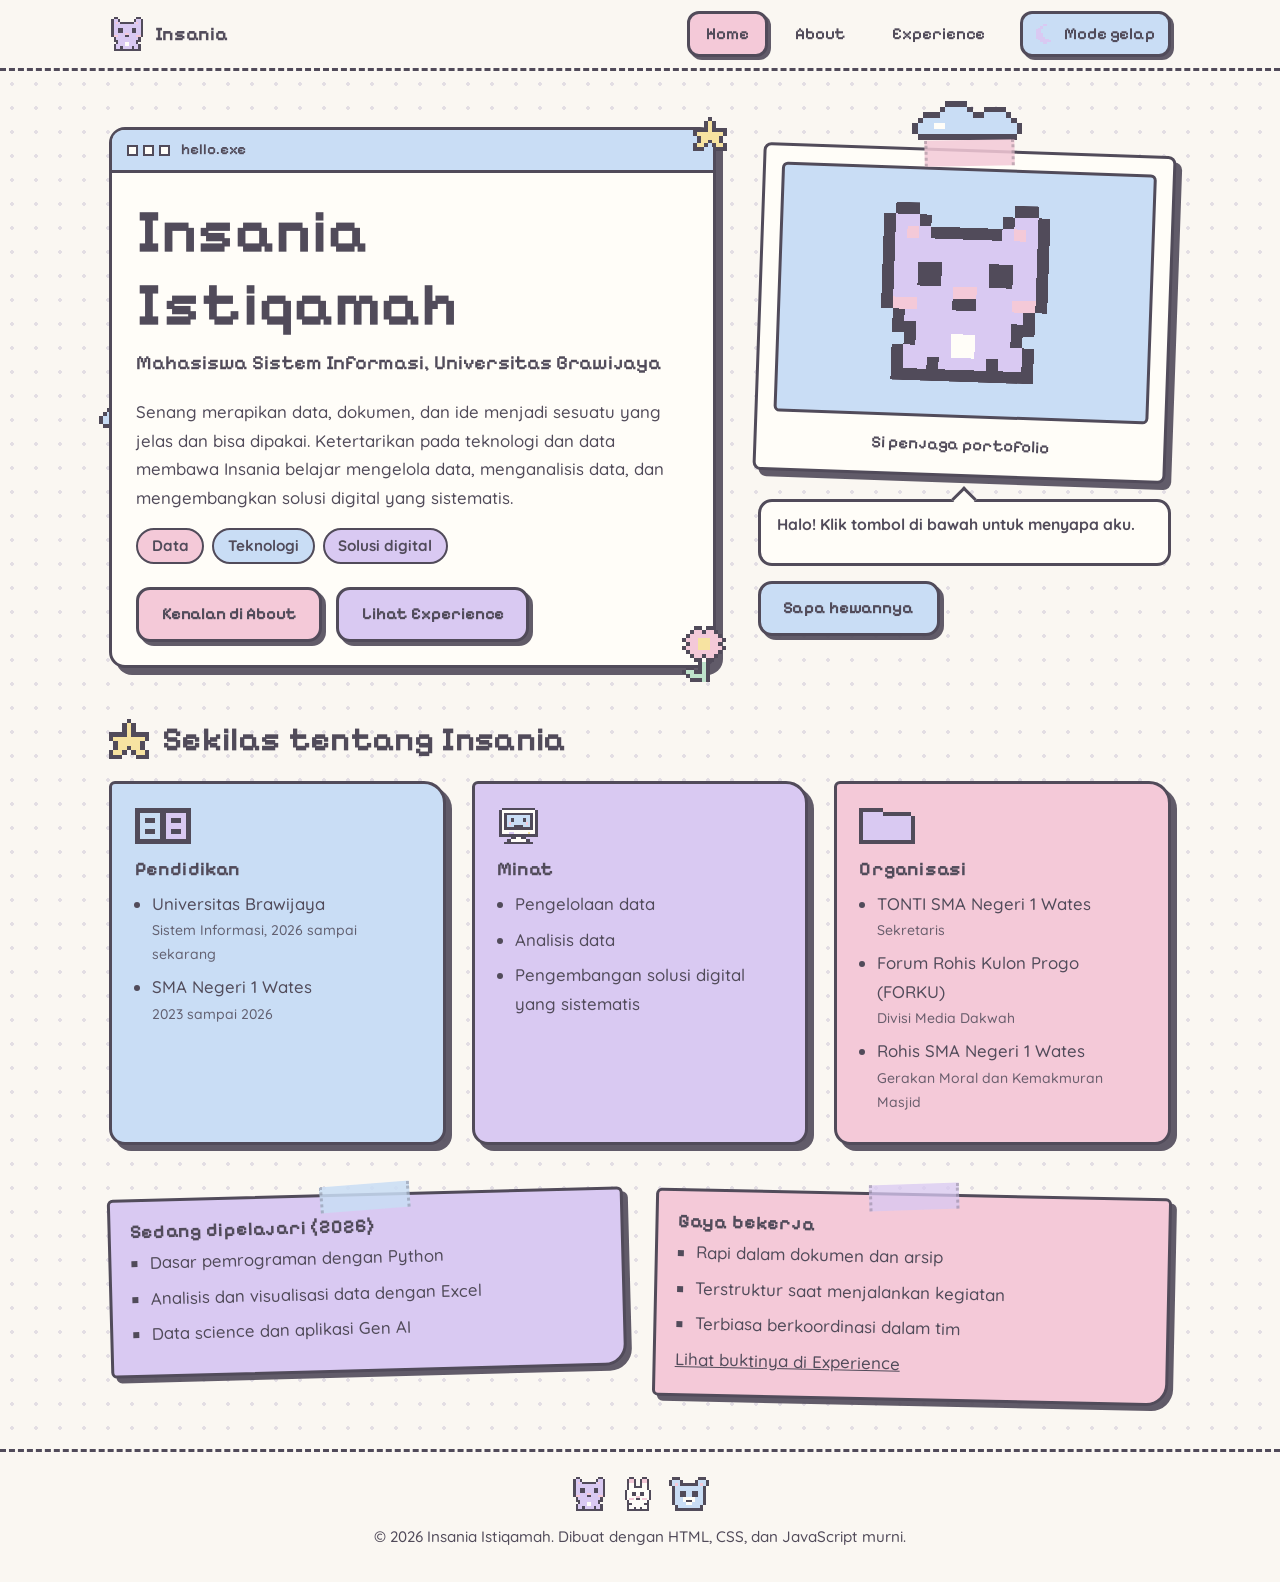
<file: index.html>
<!doctype html>
<html lang="id">
  <head>
    <meta charset="UTF-8" />
    <meta name="viewport" content="width=device-width, initial-scale=1" />
    <title>Insania Istiqamah | Portfolio</title>
    <meta
      name="description"
      content="Portfolio Insania Istiqamah, mahasiswa Sistem Informasi Universitas Brawijaya."
    />
    <link rel="icon" type="image/svg+xml" href="assets/icons/favicon.svg" />
    <!-- Font opsional dari Google Fonts. Jika offline, browser memakai font cadangan di CSS. -->
    <link rel="preconnect" href="https://fonts.googleapis.com" />
    <link rel="preconnect" href="https://fonts.gstatic.com" crossorigin />
    <link
      href="https://fonts.googleapis.com/css2?family=Pixelify+Sans:wght@500;600;700&family=Quicksand:wght@500;600;700&display=swap"
      rel="stylesheet"
    />
    <link rel="stylesheet" href="css/style.css" />
    <script src="js/script.js"></script>
  </head>
  <body>
    <a class="skip-link" href="#konten">Lewati ke konten</a>

    <header class="site-header">
      <div class="header-inner">
        <a class="brand" href="index.html" aria-label="Insania, ke beranda">
          <img
            class="pixel sticker"
            src="assets/icons/favicon.svg"
            alt=""
            width="36"
            height="34"
          />
          <span>Insania</span>
        </a>

        <button
          class="icon-btn nav-toggle"
          id="nav-toggle"
          type="button"
          aria-expanded="false"
          aria-controls="main-nav"
        >
          Menu
        </button>

        <nav class="main-nav" id="main-nav" aria-label="Navigasi utama">
          <ul class="nav-list">
            <li><a class="nav-link" href="index.html">Home</a></li>
            <li><a class="nav-link" href="about.html">About</a></li>
            <li><a class="nav-link" href="experience.html">Experience</a></li>
          </ul>
        </nav>

        <button
          class="icon-btn theme-toggle"
          id="theme-toggle"
          type="button"
          aria-pressed="false"
          aria-label="Mode gelap"
        >
          <img
            class="theme-icon pixel"
            src="assets/icons/moon.svg"
            alt=""
            width="20"
            height="20"
          />
          <span class="theme-label">Mode gelap</span>
        </button>
      </div>
    </header>

    <main id="konten">
      <div class="page">
        <section class="hero" aria-labelledby="hero-title">
          <div class="deco deco--cloud-a" aria-hidden="true">
            <img class="pixel" src="assets/icons/cloud.svg" alt="" />
          </div>
          <div class="deco deco--cloud-b" aria-hidden="true">
            <img class="pixel" src="assets/icons/cloud.svg" alt="" />
          </div>
          <div class="deco deco--star deco--star-a" aria-hidden="true">
            <img class="pixel" src="assets/icons/star.svg" alt="" />
          </div>
          <div class="deco deco--flower deco--flower-a" aria-hidden="true">
            <img class="pixel" src="assets/icons/flower.svg" alt="" />
          </div>

          <div class="window window--blue">
            <div class="window__bar">
              <div class="window__dots" aria-hidden="true">
                <span></span><span></span><span></span>
              </div>
              <span>hello.exe</span>
            </div>
            <div class="window__body">
              <h1 id="hero-title">Insania Istiqamah</h1>
              <p class="hero__role">
                Mahasiswa Sistem Informasi, Universitas Brawijaya
              </p>
              <p class="hero__text">
                Senang merapikan data, dokumen, dan ide menjadi sesuatu yang
                jelas dan bisa dipakai. Ketertarikan pada teknologi dan data
                membawa Insania belajar mengelola data, menganalisis data, dan
                mengembangkan solusi digital yang sistematis.
              </p>
              <ul class="chips" aria-label="Minat utama">
                <li><span class="chip chip--pink">Data</span></li>
                <li><span class="chip chip--blue">Teknologi</span></li>
                <li><span class="chip chip--lavender">Solusi digital</span></li>
              </ul>
              <div class="btn-row">
                <a class="btn" href="about.html">Kenalan di About</a>
                <a class="btn btn--lavender" href="experience.html"
                  >Lihat Experience</a
                >
              </div>
            </div>
          </div>

          <div class="hero__pet">
            <figure class="polaroid">
              <span class="tape tape--pink" aria-hidden="true"></span>
              <div class="polaroid__photo">
                <img
                  id="pet-img"
                  class="pixel sticker pet-img"
                  src="assets/images/cat.svg"
                  alt="Kucing pixel berwarna lavender"
                  width="190"
                  height="178"
                />
              </div>
              <figcaption>Si penjaga portofolio</figcaption>
            </figure>
            <p class="speech" id="speech" aria-live="polite">
              Halo! Klik tombol di bawah untuk menyapa aku.
            </p>
            <button class="btn btn--blue" id="greet-btn" type="button">
              Sapa hewannya
            </button>
            <p class="greet-count" id="greet-count" aria-live="polite"></p>
          </div>
        </section>

        <div class="section-title">
          <img class="pixel" src="assets/icons/star.svg" alt="" />
          <h2>Sekilas tentang Insania</h2>
        </div>

        <div class="highlight-grid">
          <article class="folder-card">
            <img
              class="pixel folder-card__icon"
              src="assets/icons/book.svg"
              alt=""
            />
            <h3>Pendidikan</h3>
            <ul>
              <li>
                Universitas Brawijaya<small
                  >Sistem Informasi, 2026 sampai sekarang</small
                >
              </li>
              <li>SMA Negeri 1 Wates<small>2023 sampai 2026</small></li>
            </ul>
          </article>
          <article class="folder-card">
            <img
              class="pixel folder-card__icon"
              src="assets/icons/computer.svg"
              alt=""
            />
            <h3>Minat</h3>
            <ul>
              <li>Pengelolaan data</li>
              <li>Analisis data</li>
              <li>Pengembangan solusi digital yang sistematis</li>
            </ul>
          </article>
          <article class="folder-card">
            <img
              class="pixel folder-card__icon"
              src="assets/icons/folder.svg"
              alt=""
            />
            <h3>Organisasi</h3>
            <ul>
              <li>TONTI SMA Negeri 1 Wates<small>Sekretaris</small></li>
              <li>
                Forum Rohis Kulon Progo (FORKU)<small
                  >Divisi Media Dakwah</small
                >
              </li>
              <li>
                Rohis SMA Negeri 1 Wates<small
                  >Gerakan Moral dan Kemakmuran Masjid</small
                >
              </li>
            </ul>
          </article>
        </div>

        <div class="learning-row">
          <aside class="sticky">
            <span class="tape tape--blue" aria-hidden="true"></span>
            <h3>Sedang dipelajari (2026)</h3>
            <ul>
              <li>Dasar pemrograman dengan Python</li>
              <li>Analisis dan visualisasi data dengan Excel</li>
              <li>Data science dan aplikasi Gen AI</li>
            </ul>
          </aside>
          <aside class="sticky sticky--pink">
            <span class="tape" aria-hidden="true"></span>
            <h3>Gaya bekerja</h3>
            <ul>
              <li>Rapi dalam dokumen dan arsip</li>
              <li>Terstruktur saat menjalankan kegiatan</li>
              <li>Terbiasa berkoordinasi dalam tim</li>
            </ul>
            <p><a href="experience.html">Lihat buktinya di Experience</a></p>
          </aside>
        </div>
      </div>
    </main>

    <footer class="site-footer">
      <div class="footer-pets" aria-hidden="true">
        <img class="pixel sticker" src="assets/images/cat.svg" alt="" />
        <img class="pixel sticker" src="assets/images/bunny.svg" alt="" />
        <img class="pixel sticker" src="assets/images/bear.svg" alt="" />
      </div>
      <p>
        &copy; <span id="year">2026</span> Insania Istiqamah. Dibuat dengan
        HTML, CSS, dan JavaScript murni.
      </p>
    </footer>
  </body>
</html>
</file>
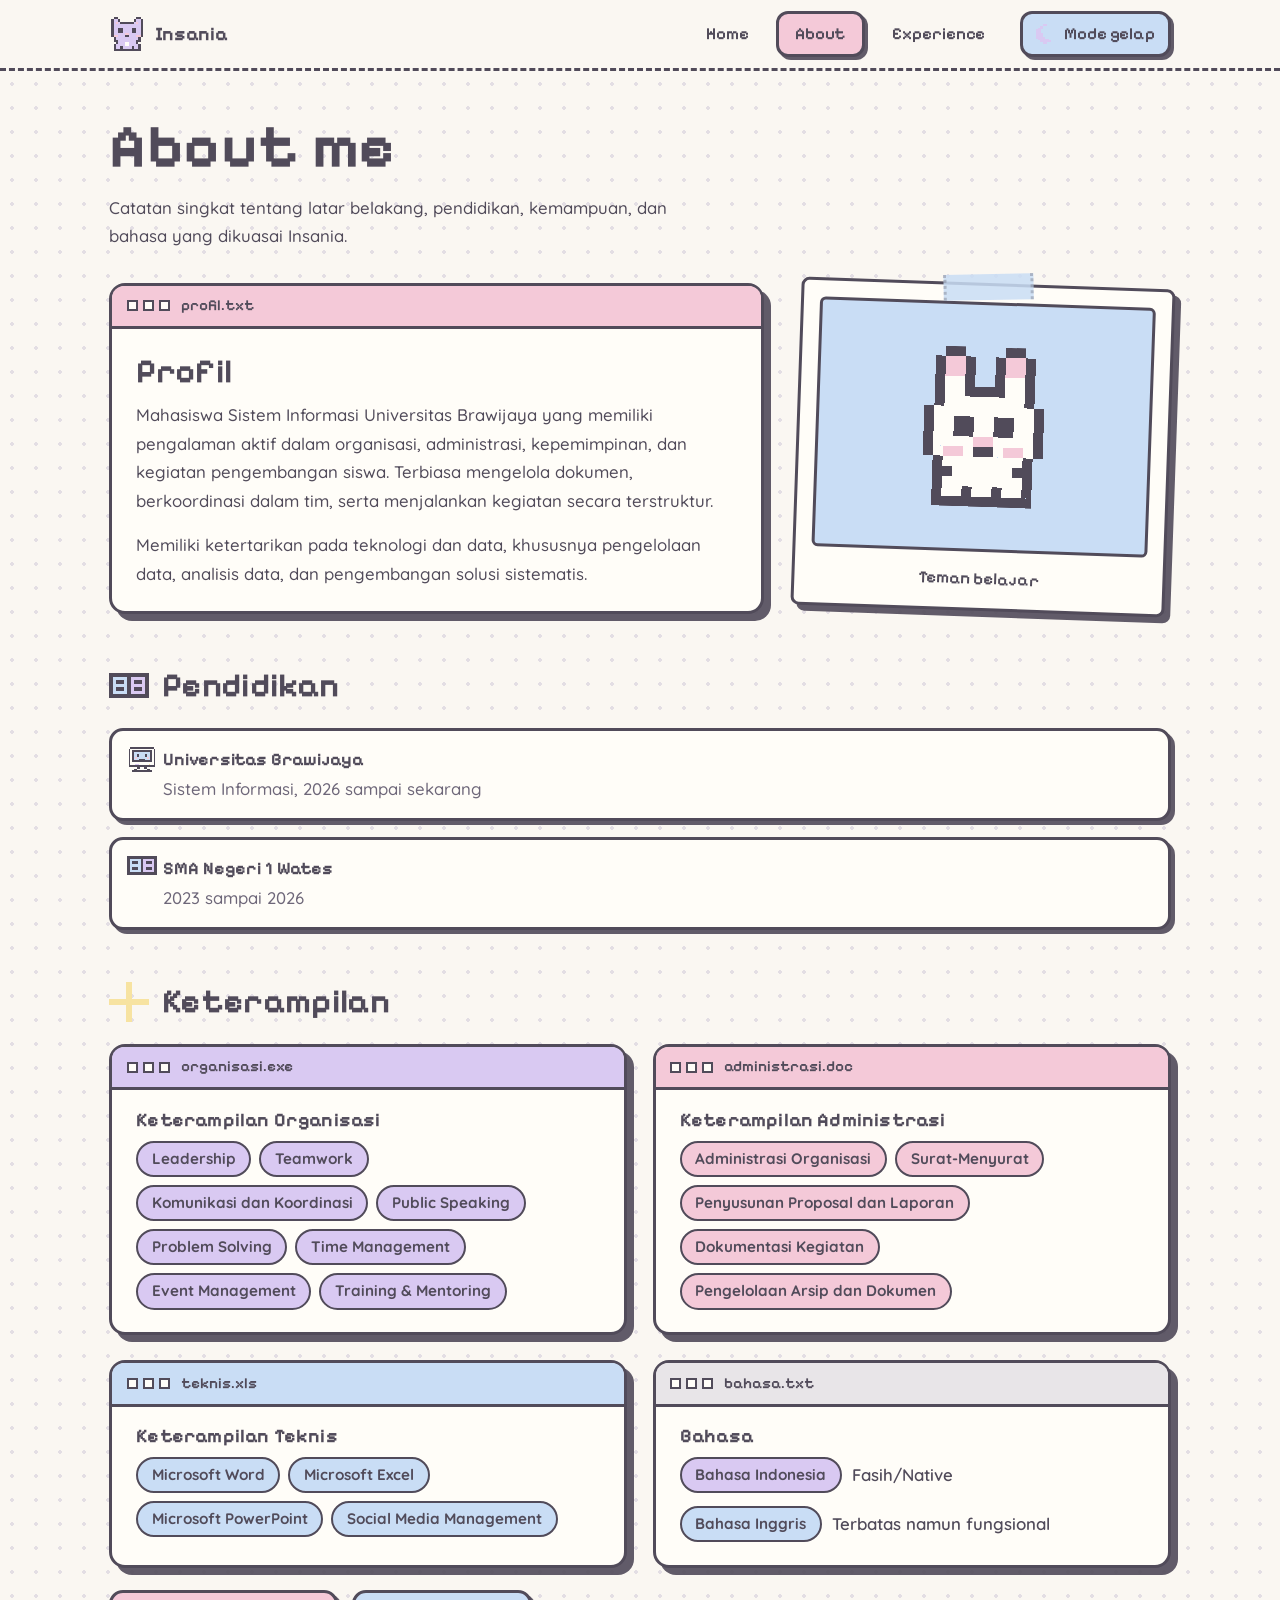
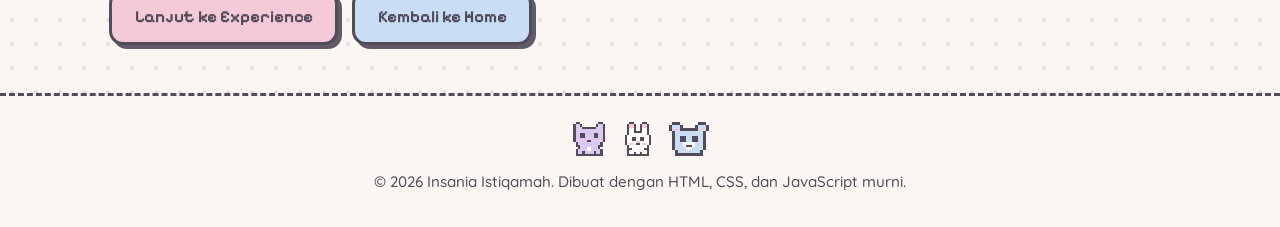
<file: about.html>
<!doctype html>
<html lang="id">
  <head>
    <meta charset="UTF-8" />
    <meta name="viewport" content="width=device-width, initial-scale=1" />
    <title>About | Insania Istiqamah</title>
    <meta
      name="description"
      content="Profil, pendidikan, keterampilan, dan bahasa Insania Istiqamah."
    />
    <link rel="icon" type="image/svg+xml" href="assets/icons/favicon.svg" />
    <!-- Font opsional dari Google Fonts. Jika offline, browser memakai font cadangan di CSS. -->
    <link rel="preconnect" href="https://fonts.googleapis.com" />
    <link rel="preconnect" href="https://fonts.gstatic.com" crossorigin />
    <link
      href="https://fonts.googleapis.com/css2?family=Pixelify+Sans:wght@500;600;700&family=Quicksand:wght@500;600;700&display=swap"
      rel="stylesheet"
    />
    <link rel="stylesheet" href="css/style.css" />
    <script src="js/script.js"></script>
  </head>
  <body>
    <a class="skip-link" href="#konten">Lewati ke konten</a>

    <header class="site-header">
      <div class="header-inner">
        <a class="brand" href="index.html" aria-label="Insania, ke beranda">
          <img
            class="pixel sticker"
            src="assets/icons/favicon.svg"
            alt=""
            width="36"
            height="34"
          />
          <span>Insania</span>
        </a>

        <button
          class="icon-btn nav-toggle"
          id="nav-toggle"
          type="button"
          aria-expanded="false"
          aria-controls="main-nav"
        >
          Menu
        </button>

        <nav class="main-nav" id="main-nav" aria-label="Navigasi utama">
          <ul class="nav-list">
            <li><a class="nav-link" href="index.html">Home</a></li>
            <li><a class="nav-link" href="about.html">About</a></li>
            <li><a class="nav-link" href="experience.html">Experience</a></li>
          </ul>
        </nav>

        <button
          class="icon-btn theme-toggle"
          id="theme-toggle"
          type="button"
          aria-pressed="false"
          aria-label="Mode gelap"
        >
          <img
            class="theme-icon pixel"
            src="assets/icons/moon.svg"
            alt=""
            width="20"
            height="20"
          />
          <span class="theme-label">Mode gelap</span>
        </button>
      </div>
    </header>

    <main id="konten">
      <div class="page">
        <h1>About me</h1>
        <p class="page-intro">
          Catatan singkat tentang latar belakang, pendidikan, kemampuan, dan
          bahasa yang dikuasai Insania.
        </p>

        <section class="about-top" aria-labelledby="profil-title">
          <div class="window window--pink">
            <div class="window__bar">
              <div class="window__dots" aria-hidden="true">
                <span></span><span></span><span></span>
              </div>
              <span>profil.txt</span>
            </div>
            <div class="window__body">
              <h2 id="profil-title">Profil</h2>
              <p>
                Mahasiswa Sistem Informasi Universitas Brawijaya yang memiliki
                pengalaman aktif dalam organisasi, administrasi, kepemimpinan,
                dan kegiatan pengembangan siswa. Terbiasa mengelola dokumen,
                berkoordinasi dalam tim, serta menjalankan kegiatan secara
                terstruktur.
              </p>
              <p>
                Memiliki ketertarikan pada teknologi dan data, khususnya
                pengelolaan data, analisis data, dan pengembangan solusi
                sistematis.
              </p>
            </div>
          </div>
          <figure class="polaroid">
            <span class="tape tape--blue" aria-hidden="true"></span>
            <div class="polaroid__photo">
              <img
                class="pixel sticker"
                src="assets/images/bunny.svg"
                alt="Kelinci pixel berwarna krem dengan telinga pink"
                width="160"
                height="160"
              />
            </div>
            <figcaption>Teman belajar</figcaption>
          </figure>
        </section>

        <div class="section-title">
          <img class="pixel" src="assets/icons/book.svg" alt="" />
          <h2>Pendidikan</h2>
        </div>
        <ul class="edu-list">
          <li>
            <img class="pixel" src="assets/icons/computer.svg" alt="" /><strong
              >Universitas Brawijaya</strong
            ><span>Sistem Informasi, 2026 sampai sekarang</span>
          </li>
          <li>
            <img class="pixel" src="assets/icons/book.svg" alt="" /><strong
              >SMA Negeri 1 Wates</strong
            ><span>2023 sampai 2026</span>
          </li>
        </ul>

        <div class="section-title">
          <img class="pixel" src="assets/icons/sparkle.svg" alt="" />
          <h2>Keterampilan</h2>
        </div>
        <div class="skill-grid">
          <section class="window window--lavender" aria-labelledby="sk-org">
            <div class="window__bar">
              <div class="window__dots" aria-hidden="true">
                <span></span><span></span><span></span>
              </div>
              <span>organisasi.exe</span>
            </div>
            <div class="window__body">
              <h3 id="sk-org">Keterampilan Organisasi</h3>
              <ul class="chips">
                <li><span class="chip chip--lavender">Leadership</span></li>
                <li><span class="chip chip--lavender">Teamwork</span></li>
                <li>
                  <span class="chip chip--lavender"
                    >Komunikasi dan Koordinasi</span
                  >
                </li>
                <li>
                  <span class="chip chip--lavender">Public Speaking</span>
                </li>
                <li>
                  <span class="chip chip--lavender">Problem Solving</span>
                </li>
                <li>
                  <span class="chip chip--lavender">Time Management</span>
                </li>
                <li>
                  <span class="chip chip--lavender">Event Management</span>
                </li>
                <li>
                  <span class="chip chip--lavender"
                    >Training &amp; Mentoring</span
                  >
                </li>
              </ul>
            </div>
          </section>
          <section class="window window--pink" aria-labelledby="sk-adm">
            <div class="window__bar">
              <div class="window__dots" aria-hidden="true">
                <span></span><span></span><span></span>
              </div>
              <span>administrasi.doc</span>
            </div>
            <div class="window__body">
              <h3 id="sk-adm">Keterampilan Administrasi</h3>
              <ul class="chips">
                <li>
                  <span class="chip chip--pink">Administrasi Organisasi</span>
                </li>
                <li><span class="chip chip--pink">Surat-Menyurat</span></li>
                <li>
                  <span class="chip chip--pink"
                    >Penyusunan Proposal dan Laporan</span
                  >
                </li>
                <li>
                  <span class="chip chip--pink">Dokumentasi Kegiatan</span>
                </li>
                <li>
                  <span class="chip chip--pink"
                    >Pengelolaan Arsip dan Dokumen</span
                  >
                </li>
              </ul>
            </div>
          </section>
          <section class="window window--blue" aria-labelledby="sk-tek">
            <div class="window__bar">
              <div class="window__dots" aria-hidden="true">
                <span></span><span></span><span></span>
              </div>
              <span>teknis.xls</span>
            </div>
            <div class="window__body">
              <h3 id="sk-tek">Keterampilan Teknis</h3>
              <ul class="chips">
                <li><span class="chip chip--blue">Microsoft Word</span></li>
                <li><span class="chip chip--blue">Microsoft Excel</span></li>
                <li>
                  <span class="chip chip--blue">Microsoft PowerPoint</span>
                </li>
                <li>
                  <span class="chip chip--blue">Social Media Management</span>
                </li>
              </ul>
            </div>
          </section>
          <section class="window window--grey" aria-labelledby="sk-bhs">
            <div class="window__bar">
              <div class="window__dots" aria-hidden="true">
                <span></span><span></span><span></span>
              </div>
              <span>bahasa.txt</span>
            </div>
            <div class="window__body">
              <h3 id="sk-bhs">Bahasa</h3>
              <ul class="chips chips--stack">
                <li>
                  <span class="chip chip--lavender">Bahasa Indonesia</span>
                  Fasih/Native
                </li>
                <li>
                  <span class="chip chip--blue">Bahasa Inggris</span> Terbatas
                  namun fungsional
                </li>
              </ul>
            </div>
          </section>
        </div>

        <div class="btn-row">
          <a class="btn" href="experience.html">Lanjut ke Experience</a>
          <a class="btn btn--blue" href="index.html">Kembali ke Home</a>
        </div>
      </div>
    </main>

    <footer class="site-footer">
      <div class="footer-pets" aria-hidden="true">
        <img class="pixel sticker" src="assets/images/cat.svg" alt="" />
        <img class="pixel sticker" src="assets/images/bunny.svg" alt="" />
        <img class="pixel sticker" src="assets/images/bear.svg" alt="" />
      </div>
      <p>
        &copy; <span id="year">2026</span> Insania Istiqamah. Dibuat dengan
        HTML, CSS, dan JavaScript murni.
      </p>
    </footer>
  </body>
</html>
</file>
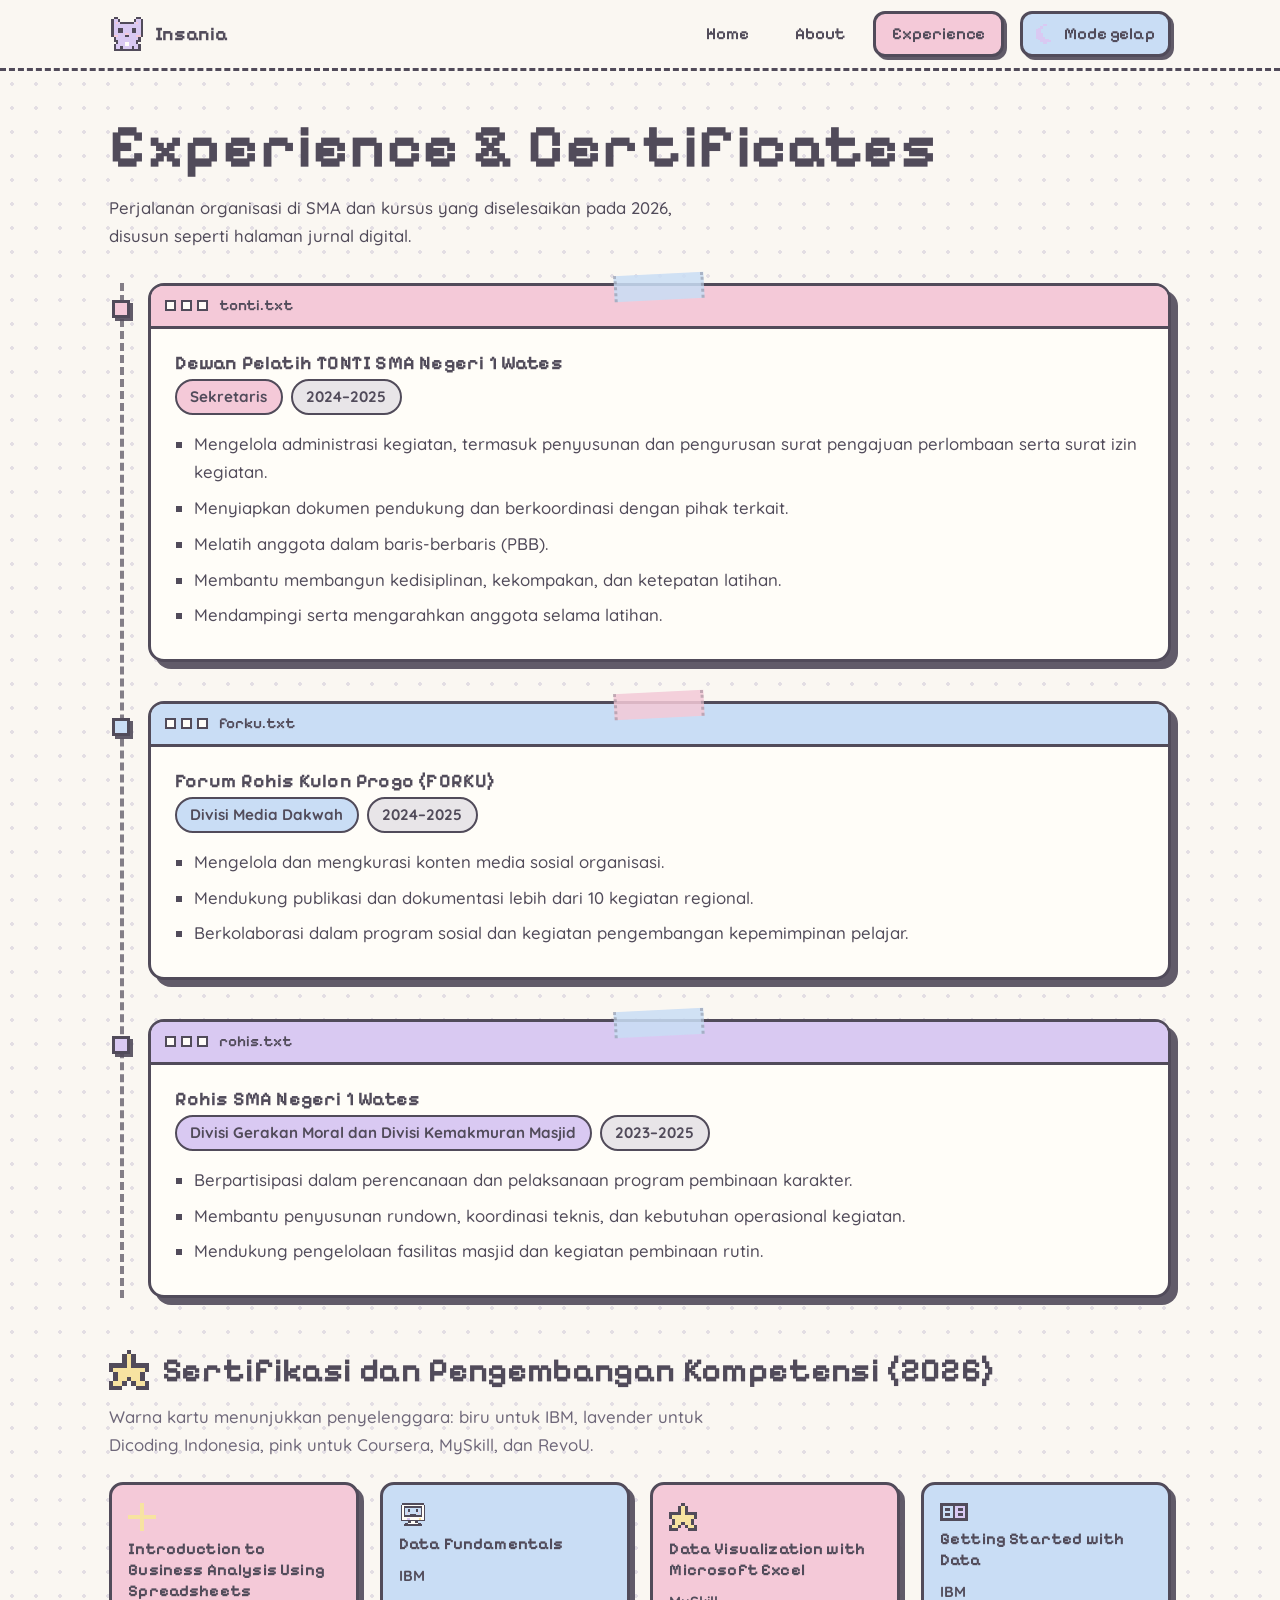
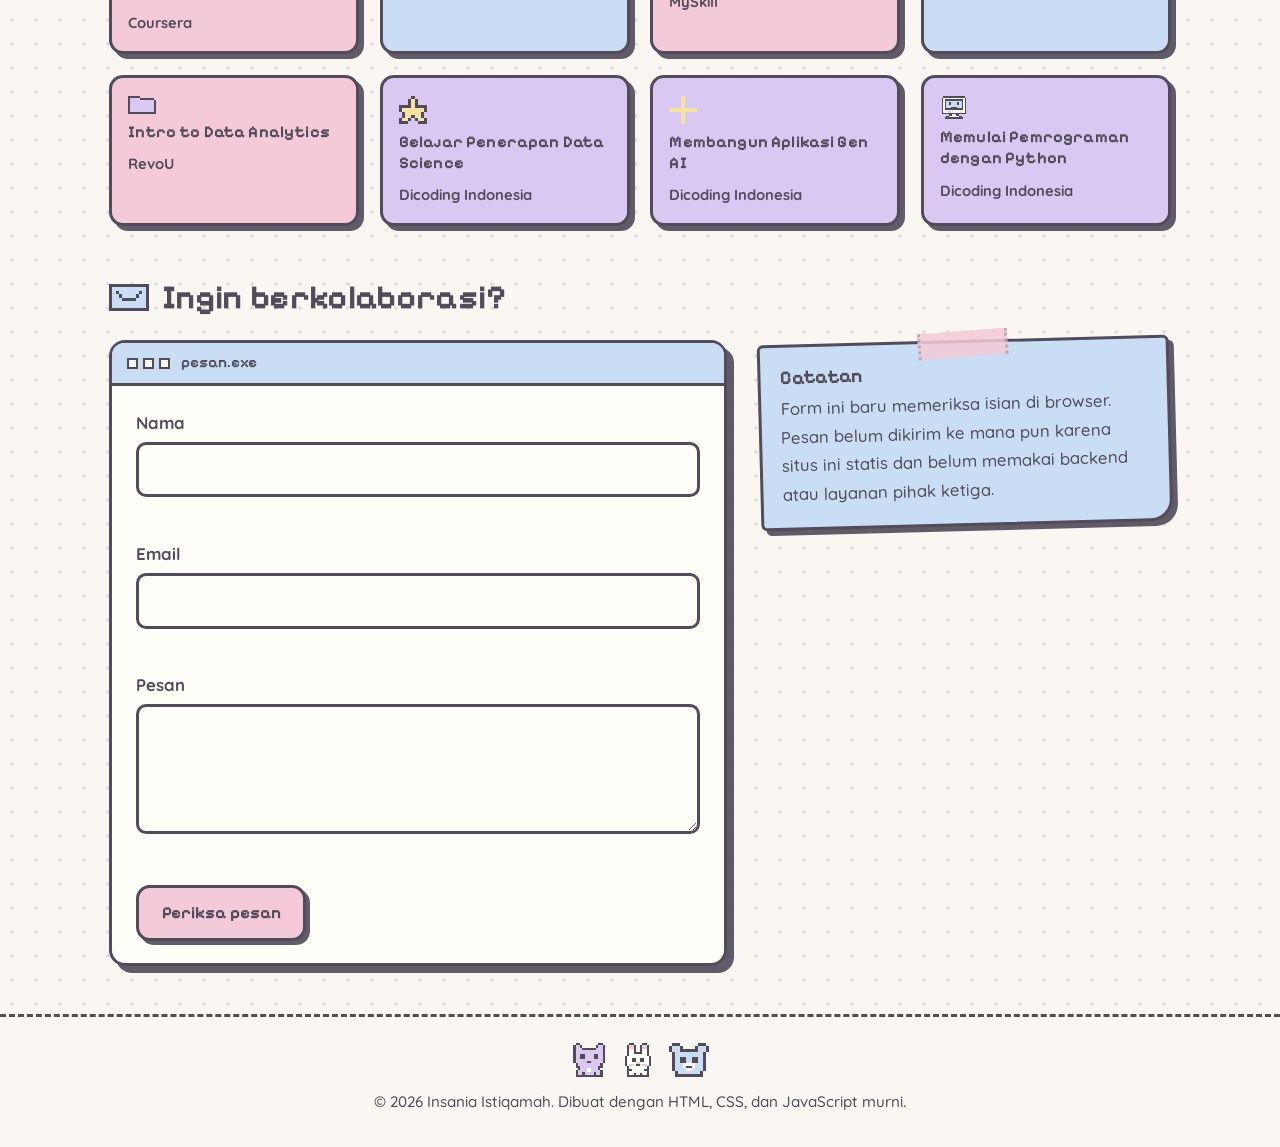
<file: experience.html>
<!doctype html>
<html lang="id">
  <head>
    <meta charset="UTF-8" />
    <meta name="viewport" content="width=device-width, initial-scale=1" />
    <title>Experience | Insania Istiqamah</title>
    <meta
      name="description"
      content="Pengalaman organisasi dan sertifikasi Insania Istiqamah."
    />
    <link rel="icon" type="image/svg+xml" href="assets/icons/favicon.svg" />
    <!-- Font opsional dari Google Fonts. Jika offline, browser memakai font cadangan di CSS. -->
    <link rel="preconnect" href="https://fonts.googleapis.com" />
    <link rel="preconnect" href="https://fonts.gstatic.com" crossorigin />
    <link
      href="https://fonts.googleapis.com/css2?family=Pixelify+Sans:wght@500;600;700&family=Quicksand:wght@500;600;700&display=swap"
      rel="stylesheet"
    />
    <link rel="stylesheet" href="css/style.css" />
    <script src="js/script.js"></script>
  </head>
  <body>
    <a class="skip-link" href="#konten">Lewati ke konten</a>

    <header class="site-header">
      <div class="header-inner">
        <a class="brand" href="index.html" aria-label="Insania, ke beranda">
          <img
            class="pixel sticker"
            src="assets/icons/favicon.svg"
            alt=""
            width="36"
            height="34"
          />
          <span>Insania</span>
        </a>

        <button
          class="icon-btn nav-toggle"
          id="nav-toggle"
          type="button"
          aria-expanded="false"
          aria-controls="main-nav"
        >
          Menu
        </button>

        <nav class="main-nav" id="main-nav" aria-label="Navigasi utama">
          <ul class="nav-list">
            <li><a class="nav-link" href="index.html">Home</a></li>
            <li><a class="nav-link" href="about.html">About</a></li>
            <li><a class="nav-link" href="experience.html">Experience</a></li>
          </ul>
        </nav>

        <button
          class="icon-btn theme-toggle"
          id="theme-toggle"
          type="button"
          aria-pressed="false"
          aria-label="Mode gelap"
        >
          <img
            class="theme-icon pixel"
            src="assets/icons/moon.svg"
            alt=""
            width="20"
            height="20"
          />
          <span class="theme-label">Mode gelap</span>
        </button>
      </div>
    </header>

    <main id="konten">
      <div class="page">
        <h1>Experience &amp; Certificates</h1>
        <p class="page-intro">
          Perjalanan organisasi di SMA dan kursus yang diselesaikan pada 2026,
          disusun seperti halaman jurnal digital.
        </p>

        <ol class="timeline" aria-label="Pengalaman organisasi">
          <li>
            <article class="window window--pink exp-card">
              <span class="tape tape--blue" aria-hidden="true"></span>
              <div class="window__bar">
                <div class="window__dots" aria-hidden="true">
                  <span></span><span></span><span></span>
                </div>
                <span>tonti.txt</span>
              </div>
              <div class="window__body">
                <h3>Dewan Pelatih TONTI SMA Negeri 1 Wates</h3>
                <div class="exp-meta">
                  <span class="chip chip--pink">Sekretaris</span>
                  <span class="chip">2024–2025</span>
                </div>
                <ul>
                  <li>
                    Mengelola administrasi kegiatan, termasuk penyusunan dan
                    pengurusan surat pengajuan perlombaan serta surat izin
                    kegiatan.
                  </li>
                  <li>
                    Menyiapkan dokumen pendukung dan berkoordinasi dengan pihak
                    terkait.
                  </li>
                  <li>Melatih anggota dalam baris-berbaris (PBB).</li>
                  <li>
                    Membantu membangun kedisiplinan, kekompakan, dan ketepatan
                    latihan.
                  </li>
                  <li>Mendampingi serta mengarahkan anggota selama latihan.</li>
                </ul>
              </div>
            </article>
          </li>

          <li>
            <article class="window window--blue exp-card">
              <span class="tape tape--pink" aria-hidden="true"></span>
              <div class="window__bar">
                <div class="window__dots" aria-hidden="true">
                  <span></span><span></span><span></span>
                </div>
                <span>forku.txt</span>
              </div>
              <div class="window__body">
                <h3>Forum Rohis Kulon Progo (FORKU)</h3>
                <div class="exp-meta">
                  <span class="chip chip--blue">Divisi Media Dakwah</span>
                  <span class="chip">2024–2025</span>
                </div>
                <ul>
                  <li>
                    Mengelola dan mengkurasi konten media sosial organisasi.
                  </li>
                  <li>
                    Mendukung publikasi dan dokumentasi lebih dari 10 kegiatan
                    regional.
                  </li>
                  <li>
                    Berkolaborasi dalam program sosial dan kegiatan pengembangan
                    kepemimpinan pelajar.
                  </li>
                </ul>
              </div>
            </article>
          </li>

          <li>
            <article class="window window--lavender exp-card">
              <span class="tape tape--blue" aria-hidden="true"></span>
              <div class="window__bar">
                <div class="window__dots" aria-hidden="true">
                  <span></span><span></span><span></span>
                </div>
                <span>rohis.txt</span>
              </div>
              <div class="window__body">
                <h3>Rohis SMA Negeri 1 Wates</h3>
                <div class="exp-meta">
                  <span class="chip chip--lavender"
                    >Divisi Gerakan Moral dan Divisi Kemakmuran Masjid</span
                  >
                  <span class="chip">2023–2025</span>
                </div>
                <ul>
                  <li>
                    Berpartisipasi dalam perencanaan dan pelaksanaan program
                    pembinaan karakter.
                  </li>
                  <li>
                    Membantu penyusunan rundown, koordinasi teknis, dan
                    kebutuhan operasional kegiatan.
                  </li>
                  <li>
                    Mendukung pengelolaan fasilitas masjid dan kegiatan
                    pembinaan rutin.
                  </li>
                </ul>
              </div>
            </article>
          </li>
        </ol>

        <div class="section-title">
          <img class="pixel" src="assets/icons/star.svg" alt="" />
          <h2>Sertifikasi dan Pengembangan Kompetensi (2026)</h2>
        </div>
        <p class="section-note">
          Warna kartu menunjukkan penyelenggara: biru untuk IBM, lavender untuk
          Dicoding Indonesia, pink untuk Coursera, MySkill, dan RevoU.
        </p>
        <ul class="cert-grid">
          <li>
            <article class="cert cert--pink">
              <img class="pixel" src="assets/icons/sparkle.svg" alt="" />
              <h3>Introduction to Business Analysis Using Spreadsheets</h3>
              <p>Coursera</p>
            </article>
          </li>
          <li>
            <article class="cert">
              <img class="pixel" src="assets/icons/computer.svg" alt="" />
              <h3>Data Fundamentals</h3>
              <p>IBM</p>
            </article>
          </li>
          <li>
            <article class="cert cert--pink">
              <img class="pixel" src="assets/icons/star.svg" alt="" />
              <h3>Data Visualization with Microsoft Excel</h3>
              <p>MySkill</p>
            </article>
          </li>
          <li>
            <article class="cert">
              <img class="pixel" src="assets/icons/book.svg" alt="" />
              <h3>Getting Started with Data</h3>
              <p>IBM</p>
            </article>
          </li>
          <li>
            <article class="cert cert--pink">
              <img class="pixel" src="assets/icons/folder.svg" alt="" />
              <h3>Intro to Data Analytics</h3>
              <p>RevoU</p>
            </article>
          </li>
          <li>
            <article class="cert cert--lavender">
              <img class="pixel" src="assets/icons/star.svg" alt="" />
              <h3>Belajar Penerapan Data Science</h3>
              <p>Dicoding Indonesia</p>
            </article>
          </li>
          <li>
            <article class="cert cert--lavender">
              <img class="pixel" src="assets/icons/sparkle.svg" alt="" />
              <h3>Membangun Aplikasi Gen AI</h3>
              <p>Dicoding Indonesia</p>
            </article>
          </li>
          <li>
            <article class="cert cert--lavender">
              <img class="pixel" src="assets/icons/computer.svg" alt="" />
              <h3>Memulai Pemrograman dengan Python</h3>
              <p>Dicoding Indonesia</p>
            </article>
          </li>
        </ul>

        <div class="section-title">
          <img class="pixel" src="assets/icons/envelope.svg" alt="" />
          <h2>Ingin berkolaborasi?</h2>
        </div>
        <div class="contact-wrap">
          <div class="window window--blue">
            <div class="window__bar">
              <div class="window__dots" aria-hidden="true">
                <span></span><span></span><span></span>
              </div>
              <span>pesan.exe</span>
            </div>
            <div class="window__body">
              <form id="contact-form" novalidate>
                <div class="form-field">
                  <label for="name">Nama</label>
                  <input
                    type="text"
                    id="name"
                    name="name"
                    autocomplete="name"
                    aria-describedby="name-error"
                  />
                  <p class="field-error" id="name-error" aria-live="polite"></p>
                </div>
                <div class="form-field">
                  <label for="email">Email</label>
                  <input
                    type="email"
                    id="email"
                    name="email"
                    autocomplete="email"
                    aria-describedby="email-error"
                  />
                  <p
                    class="field-error"
                    id="email-error"
                    aria-live="polite"
                  ></p>
                </div>
                <div class="form-field">
                  <label for="message">Pesan</label>
                  <textarea
                    id="message"
                    name="message"
                    aria-describedby="message-error"
                  ></textarea>
                  <p
                    class="field-error"
                    id="message-error"
                    aria-live="polite"
                  ></p>
                </div>
                <button class="btn" type="submit">Periksa pesan</button>
                <p
                  class="form-status"
                  id="form-status"
                  role="status"
                  hidden
                ></p>
              </form>
            </div>
          </div>
          <aside class="sticky sticky--blue">
            <span class="tape tape--pink" aria-hidden="true"></span>
            <h3>Catatan</h3>
            <p>
              Form ini baru memeriksa isian di browser. Pesan belum dikirim ke
              mana pun karena situs ini statis dan belum memakai backend atau
              layanan pihak ketiga.
            </p>
          </aside>
        </div>
      </div>
    </main>

    <footer class="site-footer">
      <div class="footer-pets" aria-hidden="true">
        <img class="pixel sticker" src="assets/images/cat.svg" alt="" />
        <img class="pixel sticker" src="assets/images/bunny.svg" alt="" />
        <img class="pixel sticker" src="assets/images/bear.svg" alt="" />
      </div>
      <p>
        &copy; <span id="year">2026</span> Insania Istiqamah. Dibuat dengan
        HTML, CSS, dan JavaScript murni.
      </p>
    </footer>
  </body>
</html>
</file>
<file: css/style.css>
/* 1. WARNA & VARIABEL ------------------------------------- */
:root {
  /* Palet utama */
  --pink: #f4c9d8;
  --blue: #c9ddf5;
  --lavender: #d9c9f2;
  --cream: #faf7f2;
  --grey: #e8e5e8;
  --plum: #514b5a;
  --butter: #f7e3a1; /* aksen kecil saja */

  /* Warna semantik (berubah saat dark mode) */
  --bg: var(--cream);
  --dots: #e3dee4;
  --surface: #fffdf8;
  --text: var(--plum);
  --text-soft: #6e6779;
  --line: var(--plum);
  --shadow: rgba(81, 75, 90, 0.9);
  --card-pink: var(--pink);
  --card-blue: var(--blue);
  --card-lavender: var(--lavender);
  --card-grey: var(--grey);
  --focus: #7a62c8;
  --error: #a33a5b;
  --ok: #3e7a5b;

  --font-head: "Pixelify Sans", "Press Start 2P", "Courier New", monospace;
  --font-body: "Quicksand", ui-rounded, "Trebuchet MS", "Segoe UI", sans-serif;
}

[data-theme="dark"] {
  --bg: #2a2631;
  --dots: #37323f;
  --surface: #38333f;
  --text: #f6f0f8;
  --text-soft: #cfc6d8;
  --line: #b9aecb;
  --shadow: rgba(14, 12, 18, 0.9);
  --card-pink: #5c4655;
  --card-blue: #3e5069;
  --card-lavender: #51456c;
  --card-grey: #4a4553;
  --focus: #c9b6ff;
  --error: #ffb3c9;
  --ok: #a8e6c3;
}

/* 2. RESET DAN DASAR -------------------------------------- */
*,
*::before,
*::after {
  box-sizing: border-box;
}

html {
  scroll-behavior: smooth;
}

body {
  margin: 0;
  min-height: 100vh;
  display: flex;
  flex-direction: column;
  font-family: var(--font-body);
  font-weight: 500;
  font-size: 1.05rem;
  line-height: 1.7;
  color: var(--text);
  background-color: var(--bg);
  /* titik-titik halus seperti kertas jurnal */
  background-image: radial-gradient(var(--dots) 2px, transparent 2px);
  background-size: 24px 24px;
  transition:
    background-color 0.3s,
    color 0.3s;
}

main {
  flex: 1;
}

img,
svg {
  display: block;
  max-width: 100%;
}

h1,
h2,
h3 {
  font-family: var(--font-head);
  font-weight: 700;
  line-height: 1.2;
  margin: 0 0 0.6rem;
  letter-spacing: 0.01em;
}
h1 {
  font-size: clamp(2.3rem, 6vw, 3.8rem);
}
h2 {
  font-size: clamp(1.5rem, 3.4vw, 2.1rem);
}
h3 {
  font-size: 1.2rem;
}

p {
  margin: 0 0 1rem;
}
ul {
  margin: 0;
  padding-left: 1.2rem;
}
li {
  margin-bottom: 0.45rem;
}

a {
  color: inherit;
}

:focus-visible {
  outline: 3px dashed var(--focus);
  outline-offset: 3px;
  border-radius: 6px;
}

.skip-link {
  position: absolute;
  left: 1rem;
  top: -4rem;
  background: var(--plum);
  color: var(--cream);
  padding: 0.6rem 1rem;
  border-radius: 10px;
  z-index: 100;
}
.skip-link:focus {
  top: 0.8rem;
}

.visually-hidden {
  position: absolute !important;
  width: 1px;
  height: 1px;
  overflow: hidden;
  clip: rect(0 0 0 0);
  white-space: nowrap;
}

/* Gambar pixel art: tajam dan punya "tepi stiker" di mode gelap */
.pixel {
  image-rendering: pixelated;
}
[data-theme="dark"] .sticker {
  filter: drop-shadow(2px 0 0 #fffdf8) drop-shadow(-2px 0 0 #fffdf8)
    drop-shadow(0 2px 0 #fffdf8) drop-shadow(0 -2px 0 #fffdf8);
}

/* 3. HEADER & NAVIGASI ------------------------------------ */
.site-header {
  position: sticky;
  top: 0;
  z-index: 50;
  background: var(--bg);
  border-bottom: 3px dashed var(--line);
}
.header-inner {
  max-width: 1100px;
  margin: 0 auto;
  padding: 0.7rem 1.2rem;
  display: flex;
  align-items: center;
  gap: 1rem;
}
.brand {
  display: flex;
  align-items: center;
  gap: 0.6rem;
  text-decoration: none;
  font-family: var(--font-head);
  font-weight: 700;
  font-size: 1.2rem;
}
.brand img {
  width: 36px;
  height: auto;
}

.main-nav {
  margin-left: auto;
}
.nav-list {
  display: flex;
  gap: 0.5rem;
  list-style: none;
  margin: 0;
  padding: 0;
}
.nav-list li {
  margin: 0;
}

.nav-link {
  display: inline-block;
  padding: 0.35rem 1rem;
  font-family: var(--font-head);
  font-weight: 600;
  text-decoration: none;
  border: 3px solid transparent;
  border-radius: 12px;
  transition:
    background 0.2s,
    transform 0.2s;
}
.nav-link:hover {
  background: var(--card-lavender);
  transform: translateY(-2px);
}

/* Penanda halaman aktif (diberi oleh JavaScript) */
.nav-link.active {
  background: var(--card-pink);
  border-color: var(--line);
  box-shadow: 3px 3px 0 var(--shadow);
}

.icon-btn {
  display: inline-flex;
  align-items: center;
  gap: 0.5rem;
  padding: 0.35rem 0.8rem;
  font: inherit;
  font-family: var(--font-head);
  font-weight: 600;
  color: var(--text);
  background: var(--card-blue);
  border: 3px solid var(--line);
  border-radius: 12px;
  box-shadow: 3px 3px 0 var(--shadow);
  cursor: pointer;
}
.icon-btn:hover {
  transform: translate(-1px, -1px);
}
.icon-btn:active {
  transform: translate(3px, 3px);
  box-shadow: 0 0 0 var(--shadow);
}
.icon-btn img {
  width: 20px;
  height: 20px;
  object-fit: contain;
}

.nav-toggle {
  display: none;
}

/* 4. KOMPONEN --------------------------------------------- */
.page {
  max-width: 1100px;
  margin: 0 auto;
  padding: 2.5rem 1.2rem 3rem;
}

/* Jendela aplikasi retro */
.window {
  position: relative;
  background: var(--surface);
  border: 3px solid var(--line);
  border-radius: 16px;
  box-shadow: 7px 7px 0 var(--shadow);
}
.window__bar {
  display: flex;
  align-items: center;
  gap: 0.7rem;
  padding: 0.45rem 0.9rem;
  border-bottom: 3px solid var(--line);
  background: var(--card-blue);
  border-radius: 12px 12px 0 0;
  font-family: var(--font-head);
  font-weight: 600;
  font-size: 0.95rem;
}
.window--pink > .window__bar {
  background: var(--card-pink);
}
.window--lavender > .window__bar {
  background: var(--card-lavender);
}
.window--blue > .window__bar {
  background: var(--card-blue);
}
.window--grey > .window__bar {
  background: var(--card-grey);
}

.window__dots {
  display: flex;
  gap: 5px;
}
.window__dots span {
  width: 11px;
  height: 11px;
  background: var(--surface);
  border: 2px solid var(--line);
}
.window__body {
  padding: 1.4rem 1.5rem;
}

/* Selotip */
.tape {
  position: absolute;
  top: -12px;
  left: 50%;
  width: 90px;
  height: 26px;
  background: rgba(217, 201, 242, 0.75);
  border-left: 3px dotted rgba(81, 75, 90, 0.3);
  border-right: 3px dotted rgba(81, 75, 90, 0.3);
  transform: translateX(-50%) rotate(-3deg);
  z-index: 2;
}
.tape--pink {
  background: rgba(244, 201, 216, 0.85);
}
.tape--blue {
  background: rgba(201, 221, 245, 0.85);
}

/* Polaroid */
.polaroid {
  position: relative;
  margin: 0;
  padding: 1rem 1rem 0.9rem;
  background: #fffdf8;
  color: var(--plum);
  border: 3px solid var(--line);
  border-radius: 8px;
  box-shadow: 6px 6px 0 var(--shadow);
  transform: rotate(2deg);
  text-align: center;
}
.polaroid__photo {
  display: grid;
  place-items: center;
  padding: 1.2rem;
  background: var(--blue);
  border: 3px solid var(--plum);
  border-radius: 6px;
  min-height: 250px;
}
.polaroid figcaption {
  margin-top: 0.8rem;
  font-family: var(--font-head);
  font-weight: 600;
}

/* Sticky note */
.sticky {
  position: relative;
  padding: 1.1rem 1.2rem 1.2rem;
  background: var(--card-lavender);
  border: 3px solid var(--line);
  border-radius: 6px 6px 22px 6px;
  box-shadow: 5px 5px 0 var(--shadow);
  transform: rotate(-1.5deg);
}
.sticky--pink {
  background: var(--card-pink);
  transform: rotate(1.2deg);
}
.sticky--blue {
  background: var(--card-blue);
}
.sticky h3 {
  margin-bottom: 0.4rem;
}
.sticky ul {
  list-style: square;
}
.sticky li::marker {
  color: var(--line);
}
.sticky p:last-child {
  margin-bottom: 0;
}

/* Tombol */
.btn {
  display: inline-block;
  padding: 0.65rem 1.4rem;
  font: inherit;
  font-family: var(--font-head);
  font-weight: 700;
  font-size: 1.05rem;
  text-decoration: none;
  color: var(--plum);
  background: var(--pink);
  border: 3px solid var(--line);
  border-radius: 14px;
  box-shadow: 4px 4px 0 var(--shadow);
  cursor: pointer;
  transition:
    transform 0.12s,
    box-shadow 0.12s;
}
.btn:hover {
  transform: translate(-2px, -2px);
  box-shadow: 6px 6px 0 var(--shadow);
}
.btn:active {
  transform: translate(4px, 4px);
  box-shadow: 0 0 0 var(--shadow);
}
.btn--blue {
  background: var(--blue);
}
.btn--lavender {
  background: var(--lavender);
}
.btn-row {
  display: flex;
  flex-wrap: wrap;
  gap: 0.9rem;
  margin-top: 1.4rem;
}

/* Chip / label kecil */
.chips {
  display: flex;
  flex-wrap: wrap;
  gap: 0.5rem;
  list-style: none;
  padding: 0;
  margin: 0;
}
.chips li {
  margin: 0;
}
.chip {
  display: inline-block;
  padding: 0.2rem 0.85rem;
  font-weight: 700;
  font-size: 0.95rem;
  color: var(--text);
  background: var(--card-grey);
  border: 2px solid var(--line);
  border-radius: 999px;
}
.chip--pink {
  background: var(--card-pink);
}
.chips--stack {
  flex-direction: column;
  align-items: flex-start;
  gap: 0.8rem;
}
.chips--stack li {
  display: flex;
  flex-wrap: wrap;
  align-items: center;
  gap: 0.6rem;
  font-weight: 600;
}
.chip--blue {
  background: var(--card-blue);
}
.chip--lavender {
  background: var(--card-lavender);
}

.section-title {
  display: flex;
  align-items: center;
  gap: 0.8rem;
  margin: 3.2rem 0 1.4rem;
}
.section-title img {
  width: 40px;
  height: auto;
  flex: none;
}
.section-title h2 {
  margin: 0;
}
.section-note {
  max-width: 62ch;
  color: var(--text-soft);
  margin: -0.6rem 0 1.4rem;
}

.dashed-divider {
  border: 0;
  border-top: 3px dashed var(--line);
  margin: 2.5rem 0;
  opacity: 0.6;
}

/* 5. HALAMAN HOME ----------------------------------------- */
.hero {
  position: relative;
  display: grid;
  grid-template-columns: 1.25fr 0.85fr;
  gap: 2.6rem;
  align-items: center;
  padding-top: 1rem;
}
.hero h1 {
  margin-bottom: 0.3rem;
}
.hero__role {
  font-family: var(--font-head);
  font-weight: 600;
  font-size: 1.25rem;
  margin-bottom: 1.1rem;
}
.hero__text {
  max-width: 54ch;
}

.hero__pet {
  position: relative;
}
.pet-stage {
  position: relative;
}
.pet-img {
  width: 190px;
  height: auto;
  animation: bob 3.2s ease-in-out infinite;
}

.speech {
  position: relative;
  margin: 1.4rem 0 0.9rem;
  padding: 0.7rem 1rem;
  min-height: 4.2rem;
  background: #fffdf8;
  color: var(--plum);
  border: 3px solid var(--plum);
  border-radius: 14px;
  font-weight: 700;
  font-size: 0.98rem;
  line-height: 1.45;
  text-align: left;
}
.speech::before {
  content: "";
  position: absolute;
  top: -12px;
  left: 50%;
  width: 18px;
  height: 18px;
  background: #fffdf8;
  border-left: 3px solid var(--plum);
  border-top: 3px solid var(--plum);
  transform: translateX(-50%) rotate(45deg);
}
.greet-count {
  margin: 0.6rem 0 0;
  font-size: 0.9rem;
  color: var(--text-soft);
}

.highlight-grid {
  display: grid;
  grid-template-columns: repeat(3, 1fr);
  gap: 1.6rem;
}
.folder-card {
  position: relative;
  padding: 1.5rem 1.4rem 1.3rem;
  border: 3px solid var(--line);
  border-radius: 6px 22px 16px 16px;
  box-shadow: 6px 6px 0 var(--shadow);
  background: var(--card-blue);
}
.folder-card:nth-child(2) {
  background: var(--card-lavender);
}
.folder-card:nth-child(3) {
  background: var(--card-pink);
}
.folder-card img.folder-card__icon {
  width: auto;
  height: 36px;
  margin-bottom: 0.8rem;
}
.folder-card ul {
  padding-left: 1.1rem;
}
.folder-card li small {
  display: block;
  opacity: 0.85;
}

.learning-row {
  display: grid;
  grid-template-columns: 1fr 1fr;
  gap: 1.8rem;
  align-items: start;
  margin-top: 3rem;
}

/* 6. HALAMAN ABOUT ---------------------------------------- */
.page-intro {
  max-width: 60ch;
  margin-bottom: 2rem;
}

.about-top {
  display: grid;
  grid-template-columns: 1.4fr 0.8fr;
  gap: 2rem;
  align-items: start;
}
.about-top .window p:last-child {
  margin-bottom: 0;
}

.edu-list {
  list-style: none;
  padding: 0;
  margin: 0;
}
.edu-list li {
  position: relative;
  margin: 0 0 1rem;
  padding: 0.9rem 1.1rem 0.9rem 3.2rem;
  background: var(--surface);
  border: 3px solid var(--line);
  border-radius: 14px;
  box-shadow: 4px 4px 0 var(--shadow);
}
.edu-list li img {
  position: absolute;
  left: 0.9rem;
  top: 1rem;
  width: 30px;
  height: auto;
}
.edu-list strong {
  display: block;
  font-family: var(--font-head);
  font-size: 1.1rem;
}
.edu-list span {
  color: var(--text-soft);
}

.skill-grid {
  display: grid;
  grid-template-columns: repeat(2, 1fr);
  gap: 1.6rem;
}
.skill-grid .window__body {
  padding-top: 1.1rem;
}

/* 7. HALAMAN EXPERIENCE ----------------------------------- */
.timeline {
  position: relative;
  list-style: none;
  margin: 0;
  padding: 0 0 0 2.4rem;
}
/* garis putus-putus vertikal */
.timeline::before {
  content: "";
  position: absolute;
  left: 11px;
  top: 0;
  bottom: 0;
  border-left: 4px dashed var(--line);
  opacity: 0.7;
}
.timeline > li {
  position: relative;
  margin: 0 0 2.4rem;
}
/* titik pixel pada garis */
.timeline > li::before {
  content: "";
  position: absolute;
  left: calc(-2.4rem + 3px);
  top: 1.1rem;
  width: 18px;
  height: 18px;
  background: var(--card-pink);
  border: 3px solid var(--line);
  box-shadow: 3px 3px 0 var(--shadow);
}
.timeline > li:nth-child(2)::before {
  background: var(--card-blue);
}
.timeline > li:nth-child(3)::before {
  background: var(--card-lavender);
}

.exp-meta {
  display: flex;
  flex-wrap: wrap;
  gap: 0.5rem;
  margin: 0.2rem 0 0.9rem;
}
.exp-card h3 {
  margin-bottom: 0.3rem;
}
.exp-card ul {
  list-style: square;
}
.exp-card li::marker {
  color: var(--line);
}

.cert-grid {
  display: grid;
  grid-template-columns: repeat(4, 1fr);
  gap: 1.3rem;
  list-style: none;
  padding: 0;
  margin: 0;
}
.cert-grid li {
  margin: 0;
}
.cert {
  position: relative;
  height: 100%;
  padding: 1.1rem 1rem 1rem;
  background: var(--card-blue);
  border: 3px solid var(--line);
  border-radius: 14px;
  box-shadow: 5px 5px 0 var(--shadow);
  transition: transform 0.15s;
}
.cert:hover {
  transform: translateY(-4px) rotate(-1deg);
}
.cert--pink {
  background: var(--card-pink);
}
.cert--lavender {
  background: var(--card-lavender);
}
.cert img {
  width: 28px;
  height: auto;
  margin-bottom: 0.5rem;
}
.cert h3 {
  font-size: 1.02rem;
  line-height: 1.3;
  margin-bottom: 0.5rem;
}
.cert p {
  margin: 0;
  font-size: 0.92rem;
  font-weight: 700;
}

/* Form kontak */
.contact-wrap {
  display: grid;
  grid-template-columns: 1.2fr 0.8fr;
  gap: 2rem;
  align-items: start;
}
.form-field {
  margin-bottom: 1.1rem;
}
.form-field label {
  display: block;
  font-weight: 700;
  margin-bottom: 0.3rem;
}
.form-field input,
.form-field textarea {
  width: 100%;
  padding: 0.65rem 0.8rem;
  font: inherit;
  color: #3f3a47;
  background: #fffdf8;
  border: 3px solid var(--plum);
  border-radius: 10px;
}
.form-field textarea {
  min-height: 130px;
  resize: vertical;
}
.form-field.has-error input,
.form-field.has-error textarea {
  border-color: var(--error);
  border-style: dashed;
}
.field-error {
  min-height: 1.3rem;
  margin: 0.25rem 0 0;
  font-size: 0.9rem;
  font-weight: 700;
  color: var(--error);
}

.form-status {
  margin-top: 1.1rem;
  padding: 0.8rem 1rem;
  border: 3px dashed var(--line);
  border-radius: 12px;
  background: var(--card-grey);
  font-weight: 600;
}
.form-status[hidden] {
  display: none;
}
.form-status.is-error {
  border-color: var(--error);
}
.form-status.is-info {
  border-color: var(--ok);
}

/* 8. FOOTER, DEKORASI, ANIMASI ---------------------------- */
.site-footer {
  border-top: 3px dashed var(--line);
  background: var(--bg);
  padding: 1.6rem 1.2rem 2rem;
  text-align: center;
  font-size: 0.95rem;
}
.footer-pets {
  display: flex;
  justify-content: center;
  align-items: flex-end;
  gap: 1rem;
  margin-bottom: 0.8rem;
}
.footer-pets img {
  height: 34px;
  width: auto;
}
.site-footer p {
  margin: 0;
}

.deco {
  position: absolute;
  pointer-events: none;
  z-index: 0;
}
.deco img {
  width: 100%;
  height: auto;
}
.deco--cloud-a {
  width: 110px;
  top: -10px;
  right: 14%;
  animation: drift 14s ease-in-out infinite alternate;
}
.deco--cloud-b {
  width: 80px;
  top: 52%;
  left: -1%;
  animation: drift 18s ease-in-out infinite alternate-reverse;
}
.deco--star {
  width: 34px;
  animation: twinkle 3s ease-in-out infinite;
}
.deco--flower {
  width: 44px;
}
.deco--star-a {
  top: 1%;
  left: 55%;
  z-index: 2;
}
.deco--flower-a {
  bottom: -14px;
  left: 54%;
  z-index: 2;
}
.deco--ribbon {
  width: 56px;
}

.hero > :not(.deco) {
  position: relative;
  z-index: 1;
}

@keyframes bob {
  0%,
  100% {
    transform: translateY(0);
  }
  50% {
    transform: translateY(-8px);
  }
}
@keyframes drift {
  from {
    transform: translateX(-14px);
  }
  to {
    transform: translateX(18px);
  }
}
@keyframes twinkle {
  0%,
  100% {
    opacity: 1;
  }
  50% {
    opacity: 0.35;
  }
}

@media (prefers-reduced-motion: reduce) {
  *,
  *::before,
  *::after {
    animation: none !important;
    transition: none !important;
    scroll-behavior: auto !important;
  }
}

/* 9. RESPONSIF -------------------------------------------- */
@media (max-width: 1000px) {
  .cert-grid {
    grid-template-columns: repeat(3, 1fr);
  }
}

@media (max-width: 860px) {
  .hero,
  .about-top,
  .learning-row,
  .contact-wrap {
    grid-template-columns: 1fr;
  }
  .highlight-grid {
    grid-template-columns: 1fr;
  }
  .skill-grid {
    grid-template-columns: 1fr;
  }
  .cert-grid {
    grid-template-columns: repeat(2, 1fr);
  }
  .polaroid {
    max-width: 340px;
    margin: 0 auto;
  }
  .deco--cloud-b {
    display: none;
  }
}

@media (max-width: 640px) {
  body {
    font-size: 1rem;
  }
  .header-inner {
    flex-wrap: wrap;
  }
  .nav-toggle {
    display: inline-flex;
    margin-left: auto;
  }
  .theme-toggle .theme-label {
    display: none;
  }
  .deco--cloud-a,
  .deco--star-a {
    display: none;
  }

  .main-nav {
    order: 3;
    flex-basis: 100%;
    margin-left: 0;
    display: none;
  }
  .main-nav.is-open {
    display: block;
  }
  .nav-list {
    flex-direction: column;
    padding-top: 0.5rem;
  }
  .nav-link {
    display: block;
    text-align: center;
  }

  .page {
    padding-top: 1.6rem;
  }
  .window__body {
    padding: 1.1rem;
  }
  .cert-grid {
    grid-template-columns: 1fr;
  }
  .pet-img {
    width: 150px;
  }
  .polaroid,
  .sticky,
  .sticky--pink {
    transform: none;
  }
}
</file>
